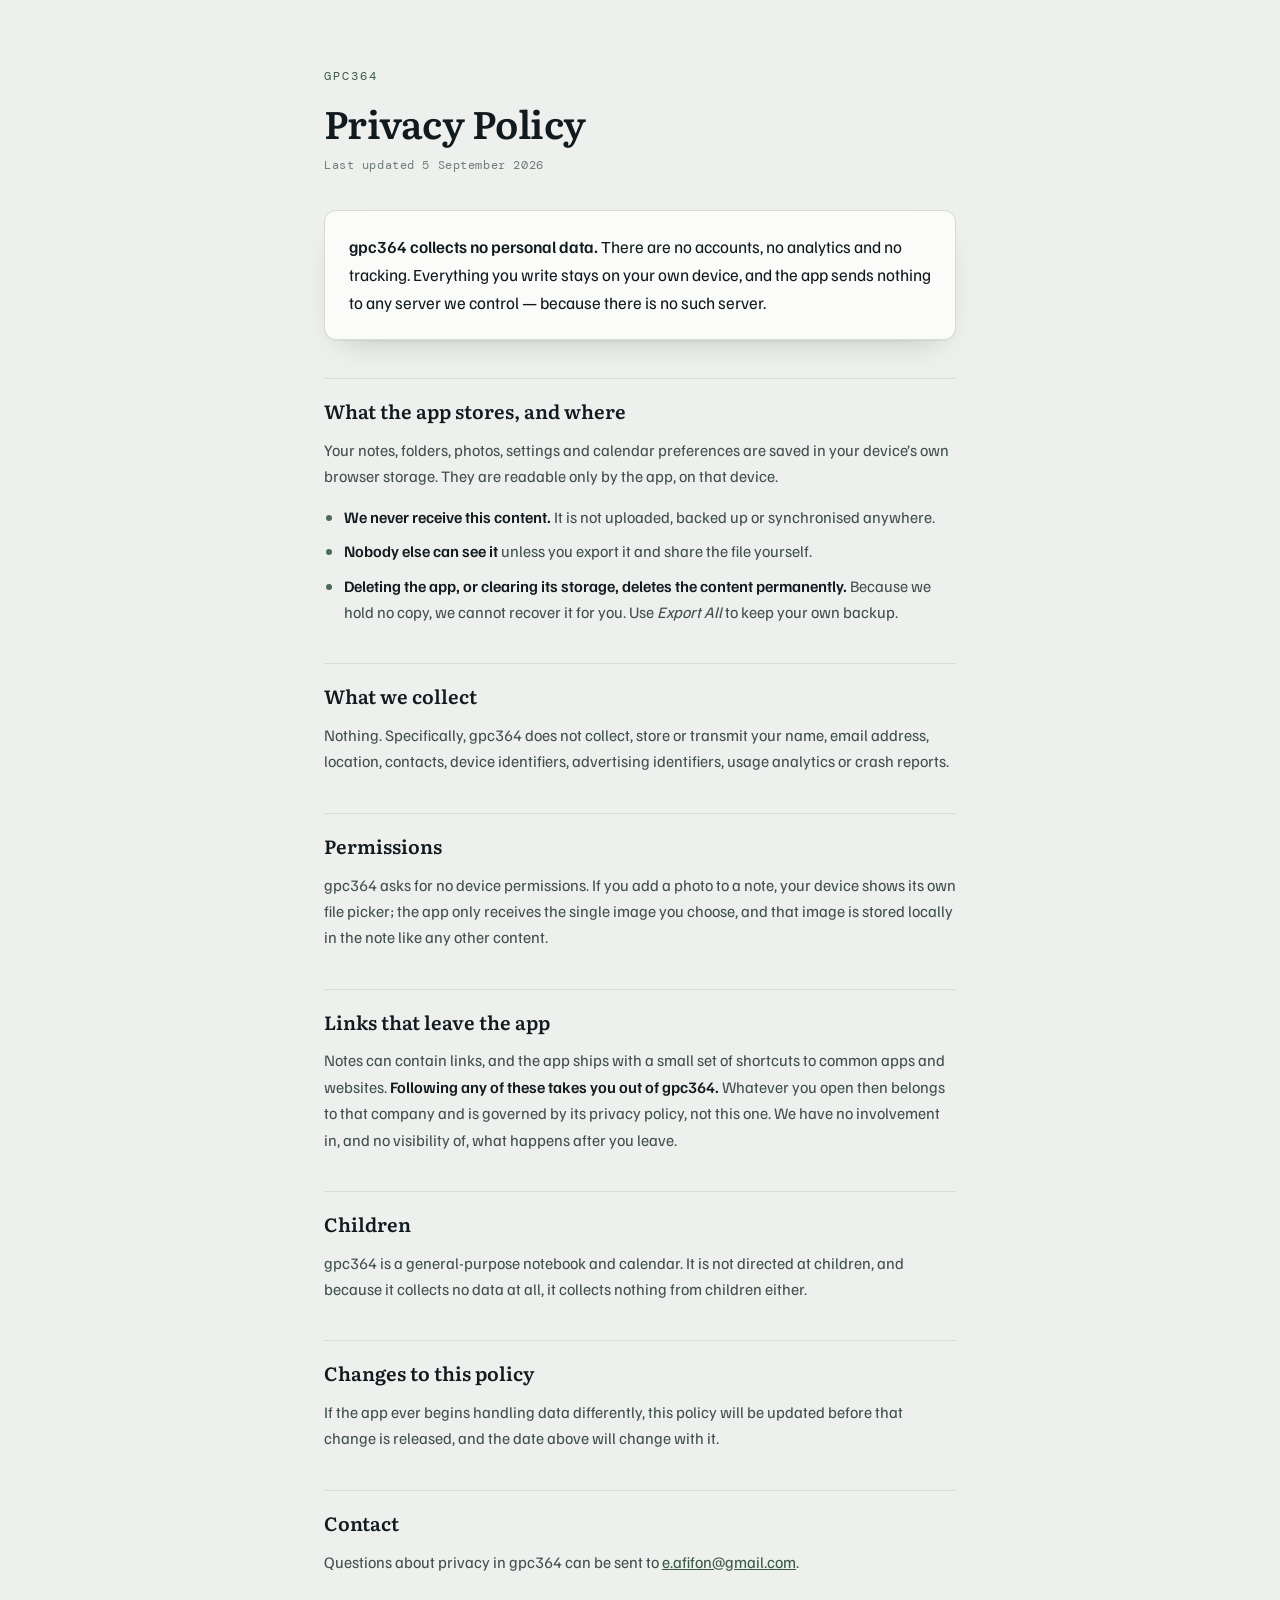
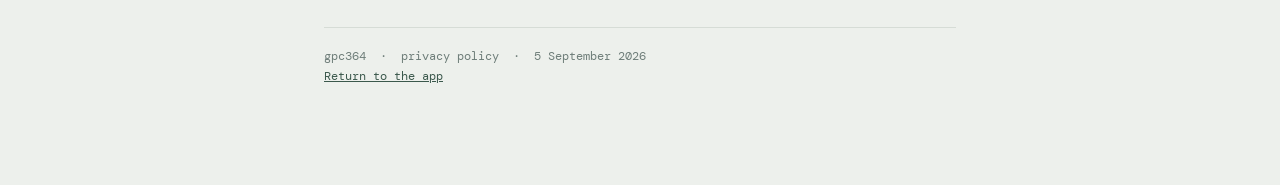
<file: privacy.html>
<!DOCTYPE html>
<html lang="en">
<head>
<meta charset="UTF-8">
<meta name="viewport" content="width=device-width, initial-scale=1">
<title>gpc364 — Privacy Policy</title>
<meta name="description" content="Privacy policy for gpc364. The app collects no data and transmits nothing to any server.">
<meta name="theme-color" content="#EDF0EC" media="(prefers-color-scheme: light)">
<meta name="theme-color" content="#101A1F" media="(prefers-color-scheme: dark)">
<style>
  @font-face { font-family:'Familjen Grotesk'; src:url('vendor/fonts/familjen-grotesk-var.woff2') format('woff2');
               font-weight:400 700; font-display:swap; }
  @font-face { font-family:'Literata'; src:url('vendor/fonts/literata-var.woff2') format('woff2');
               font-weight:400 700; font-display:swap; }
  @font-face { font-family:'DM Mono'; src:url('vendor/fonts/dm-mono-400.woff2') format('woff2');
               font-weight:400; font-display:swap; }

  :root{
    --paper:#EDF0EC; --sheet:#FBFCFA; --ink:#101A1F; --ink-2:#41504F; --ink-3:#6E7D79;
    --rule:#D6DCD6; --sage:#4A6B5D; --sage-2:#3B584C;
    --shadow:0 1px 2px rgba(16,26,31,.05),0 14px 34px -20px rgba(16,26,31,.30);
  }
  @media (prefers-color-scheme:dark){ :root:not([data-theme="light"]){
    --paper:#0D1417; --sheet:#141D21; --ink:#E6EDE9; --ink-2:#A5B3AE; --ink-3:#7B8B86;
    --rule:#26343A; --sage:#7FB49C; --sage-2:#96C6B0;
    --shadow:0 1px 2px rgba(0,0,0,.34),0 14px 34px -20px rgba(0,0,0,.66);
  }}

  *{box-sizing:border-box}
  body{margin:0;background:var(--paper);color:var(--ink);
       font-family:'Familjen Grotesk',system-ui,sans-serif;font-size:16px;line-height:1.65;
       -webkit-font-smoothing:antialiased}
  .wrap{max-width:720px;margin:0 auto;padding:clamp(28px,6vw,68px) clamp(20px,5vw,44px) 88px}

  .eyebrow{font-family:'DM Mono',monospace;font-size:11.5px;letter-spacing:.17em;
           text-transform:uppercase;color:var(--sage-2);margin:0 0 14px}
  h1{font-family:'Literata',Georgia,serif;font-weight:600;font-size:clamp(1.8rem,5vw,2.4rem);
     line-height:1.15;letter-spacing:-.014em;margin:0 0 12px}
  .updated{font-family:'DM Mono',monospace;font-size:11.5px;color:var(--ink-3);
           letter-spacing:.05em;margin:0 0 34px}

  .headline{background:var(--sheet);border:1px solid var(--rule);border-radius:12px;
            padding:22px 24px;margin:0 0 34px;box-shadow:var(--shadow)}
  .headline p{margin:0;font-size:1.06rem;color:var(--ink)}

  h2{font-family:'Literata',Georgia,serif;font-weight:600;font-size:1.2rem;
     margin:38px 0 10px;padding-top:16px;border-top:1px solid var(--rule)}
  p{margin:0 0 .9em;color:var(--ink-2)}
  p strong,li strong{color:var(--ink);font-weight:600}
  ul{padding-left:0;list-style:none;margin:0 0 1em}
  li{position:relative;padding-left:20px;margin:.5em 0;color:var(--ink-2)}
  li::before{content:"";position:absolute;left:2px;top:.68em;width:6px;height:6px;
             background:var(--sage);border-radius:50%}
  a{color:var(--sage-2)}
  .foot{margin-top:52px;padding-top:18px;border-top:1px solid var(--rule);
        font-family:'DM Mono',monospace;font-size:12px;color:var(--ink-3);line-height:1.7}
</style>
</head>
<body>
<div class="wrap">

<p class="eyebrow">gpc364</p>
<h1>Privacy Policy</h1>
<p class="updated">Last updated 5 September 2026</p>

<div class="headline">
  <p><strong>gpc364 collects no personal data.</strong> There are no accounts, no analytics and no tracking. Everything you write stays on your own device, and the app sends nothing to any server we control &mdash; because there is no such server.</p>
</div>

<h2>What the app stores, and where</h2>
<p>Your notes, folders, photos, settings and calendar preferences are saved in your device&rsquo;s own browser storage. They are readable only by the app, on that device.</p>
<ul>
  <li><strong>We never receive this content.</strong> It is not uploaded, backed up or synchronised anywhere.</li>
  <li><strong>Nobody else can see it</strong> unless you export it and share the file yourself.</li>
  <li><strong>Deleting the app, or clearing its storage, deletes the content permanently.</strong> Because we hold no copy, we cannot recover it for you. Use <em>Export All</em> to keep your own backup.</li>
</ul>

<h2>What we collect</h2>
<p>Nothing. Specifically, gpc364 does not collect, store or transmit your name, email address, location, contacts, device identifiers, advertising identifiers, usage analytics or crash reports.</p>

<h2>Permissions</h2>
<p>gpc364 asks for no device permissions. If you add a photo to a note, your device shows its own file picker; the app only receives the single image you choose, and that image is stored locally in the note like any other content.</p>

<h2>Links that leave the app</h2>
<p>Notes can contain links, and the app ships with a small set of shortcuts to common apps and websites. <strong>Following any of these takes you out of gpc364.</strong> Whatever you open then belongs to that company and is governed by its privacy policy, not this one. We have no involvement in, and no visibility of, what happens after you leave.</p>

<h2>Children</h2>
<p>gpc364 is a general-purpose notebook and calendar. It is not directed at children, and because it collects no data at all, it collects nothing from children either.</p>

<h2>Changes to this policy</h2>
<p>If the app ever begins handling data differently, this policy will be updated before that change is released, and the date above will change with it.</p>

<h2>Contact</h2>
<p>Questions about privacy in gpc364 can be sent to <a href="mailto:e.afifon@gmail.com">e.afifon@gmail.com</a>.</p>

<p class="foot">
  gpc364 &nbsp;&middot;&nbsp; privacy policy &nbsp;&middot;&nbsp; 5 September 2026<br />
  <a href="./">Return to the app</a>
</p>

</div>
</body>
</html>
</file>
